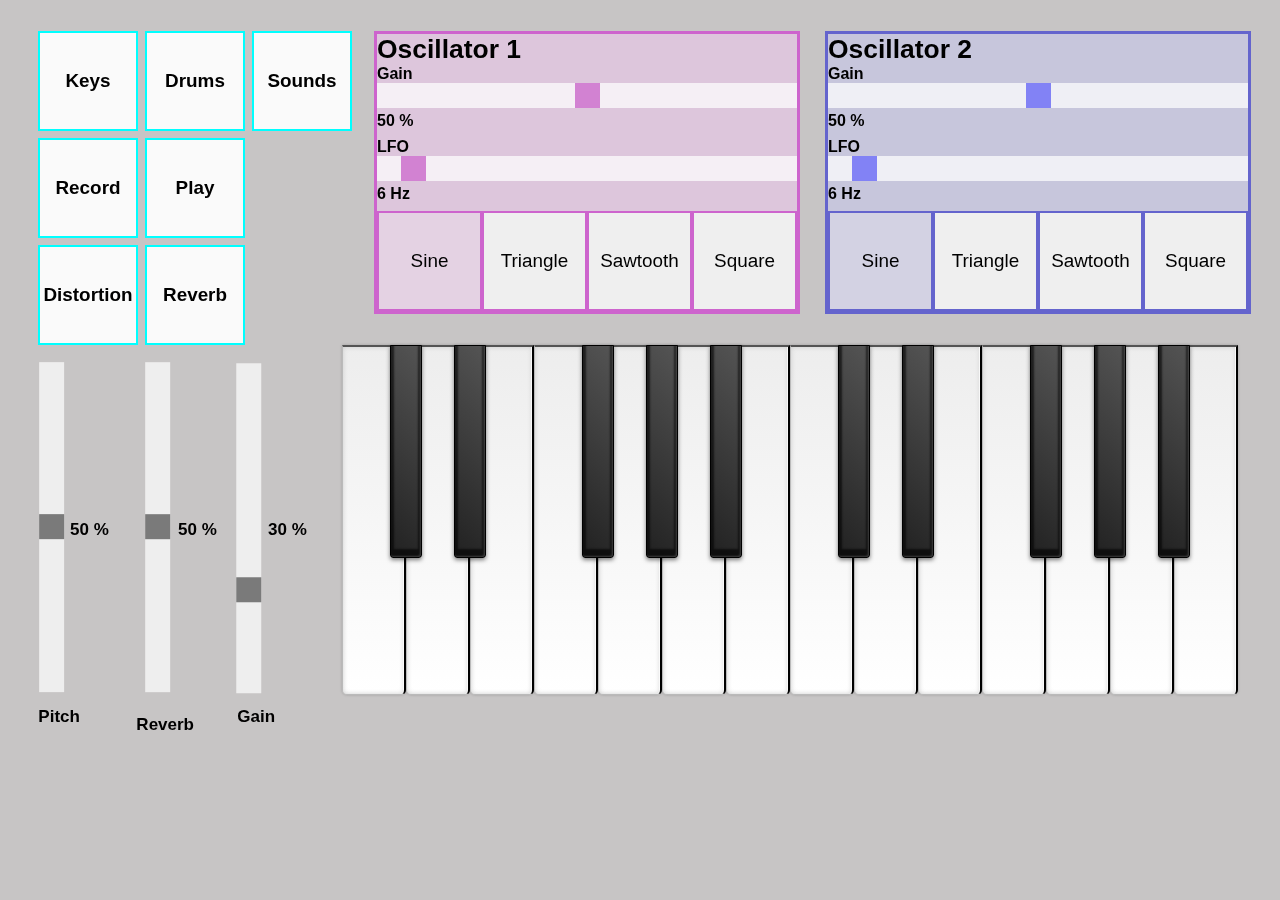
<file: html js/index.html>
<!DOCTYPE html>
<html>
    <head>
        <link rel="stylesheet" type="text/css" href="style.css">
        <title>Synthesizer</title>
    </head>

    <body>
        <div class="keyboardContainer">
            <div class="keyboard">
                <button name="C" id="C" class="key white" octave="4"></button>
                <button name="C#" id="C#" class="key black" octave="4"></button>
                <button name="D" id="D" class="key white offset" octave="4"></button>
                <button name="D#" id="D#" class="key black" octave="4"></button>
                <button name="E" id="E" class="key white offset" octave="4"></button> 
                <button name="F" id="F" class="key white" octave="4"></button>
                <button name="F#" id="F#" class="key black" octave="4"></button>
                <button name="G" id="G" class="key white offset" octave="4"></button>
                <button name="G#" id="G#" class="key black" octave="4"></button>
                <button name="A" id="A" class="key white offset" octave="4"></button>
                <button name="A#" id="A#" class="key black" octave="4"></button>
                <button name="B" id="B" class="key white offset" octave="4"></button>

                <button name="C" id="C1" class="key white" octave="5"></button>
                <button name="C#" id="C1#" class="key black" octave="5"></button>
                <button name="D" id="D1" class="key white offset" octave="5"></button>
                <button name="D#" id="D1#" class="key black" octave="5"></button>
                <button name="E" id="E1" class="key white offset" octave="5"></button> 
                <button name="F" id="F1" class="key white" octave="5"></button>
                <button name="F#" id="F1#" class="key black" octave="5"></button>
                <button name="G" id="G1" class="key white offset" octave="5"></button>
                <button name="G#" id="G1#" class="key black" octave="5"></button>
                <button name="A" id="A1" class="key white offset" octave="5"></button>
                <button name="A#" id="A1#" class="key black" octave="5"></button>
                <button name="B" id="B1" class="key white offset" octave="5"></button>
                
            </div>
        </div>

        <div class="osc1">Oscillator 1
            <div id="gainContainer"> Gain
                <input type="range" min="0.0" max="1.0" step="0.01" value="0.5" class="slider" id="gainSlider">
                <span id="gainOutput">50 %</span>
            </div>
            <div id="lfoContainer"> LFO
                <input type="range" min="0" max="100" value="6" class="slider" id="lfoSlider">
                <span id="lfoOutput">6 Hz</span>
            </div>
            <div id="waveformContainer"> 
                <button class="waveform active" id="sine" name="sine">Sine</button>
                <button class="waveform" id="triangle" name="triangle">Triangle</button>
                <button class="waveform" id="sawtooth" name="sawtooth">Sawtooth</button>
                <button class="waveform" id="square" name="square">Square</button>
            </div>
        </div>
        <div class="osc2"> Oscillator 2
            <div id="gainContainer"> Gain
                <input type="range" min="0.0" max="1.0" step="0.01" value="0.5" class="slider" id="gainSlider2">
                <span id="gainOutput2">50 %</span>
            </div>
            <div id="lfoContainer"> LFO
                <input type="range" min="0.0" max="100" value="6" class="slider" id="lfoSlider2">
                <span id="lfoOutput2">6 Hz</span>
            </div>
            <div id="waveformContainer">
                <button class="waveform2 active" id="sine2" name="sine">Sine</button>
                <button class="waveform2" id="triangle2" name="triangle">Triangle</button>
                <button class="waveform2" id="sawtooth2" name="sawtooth">Sawtooth</button>
                <button class="waveform2" id="square2" name="square">Square</button>
            </div>
        </div>
        <div class="pitch"> 
            <div id="name">Pitch</div> 
            <input type="range" min="0.0" max="1.0" step="0.01" value="0.5" class="slider" id="pitchSlider">
        </div>
        <span id="pitchOutput">50 %</span>

        <div class="reverbfader"> 
            <div id="name">Reverb</div> 
            <input type="range" min="0.0" max="1.0" step="0.01" value="0.5" class="slider" id="reverbSlider">
        </div>    
        <span id="reverbfaderOutput">50 %</span>

        <div class="mainGain"> 
            <div id="name">Gain</div> 
            <input type="range" min="0.0" max="1.0" step="0.01" value="0.3" class="slider" id="mainGainSlider">
        </div> 
        <span id="mainGainOutput">30 %</span>
        <div class="ButtonContainer"> 
            <div id="modiButtonContainer">
                <button class="modiButton" id="Keys">Keys</button>
                <button class="modiButton" id="Drums">Drums</button>
                <button class="modiButton" id="Sounds">Sounds</button>
            </div>
            <div id="recordPlayContainer">
                <button class="recordPlay" id="Record">Record</button>
                <button class="recordPlay" id="Play">Play</button>
            </div>
            <div id="distortionReverbContainer">
                <button class="distortionReverb" id="Distortion">Distortion</button>
                <button class="distortionReverb" id="Reverb">Reverb</button>
            </div>
        </div>   
        <script src="reverb.js"></script>
        <script src="synthesizer.js"></script>
        <script src="distortion.js"></script>
        <script src="midi.js"></script>
    </body>
</html>
</file>
<file: html js/style.css>
*{
  margin: 0;
  padding: 0;
  font-family: Helvetica;
  -webkit-appearance: none;
  appearance: none;
  -webkit-transition: .2s;
  transition: opacity .2s;
}

html, body {
    height: 100%;
    background: #c7c5c5;
}

:root {
    --keyboard: hsl(222, 67%, 33%);
    --keyboard-shadow: rgb(23, 49, 110);
    --keyboard-border: rgb(17, 36, 81);
    --black-10: hsla(0, 0%, 0%, 0.1);
    --black-20: hsla(0, 0%, 0%, 0.2);
    --black-30: hsla(0, 0%, 0%, 0.3);
    --black-50: hsla(0, 0%, 0%, 0.5);
    --black-60: hsla(0, 0%, 0%, 0.6);
    --white-20: hsla(0, 0%, 100%, 0.2);
    --white-50: hsla(0, 0%, 100%, 0.5);
    --white-80: hsla(0, 0%, 100%, 0.8);
  }

.keyboardContainer {
    position: fixed;
    top: 345px;
    left: 342px;
    height: 350px; width: 900px;
}

.white,
.black {
  position: relative;
  float: left;
  display: flex;
  justify-content: center;
  align-items: flex-end;
  padding: 0.5rem 0;
  user-select: none;
  cursor: pointer;
}

.white {
    height: 21.88rem;
    width: 4rem;
    z-index: 1;
    border-left: 1px solid hsl(0, 0%, 73%);
    border-bottom: 1px solid hsl(0, 0%, 73%);
    border-radius: 0 0 5px 5px;
    box-shadow: -1px 0 0 var(--white-80) inset, 0 0 5px hsl(0, 0%, 80%) inset,
      0 0 3px var(--black-20);
    background: linear-gradient(to bottom, hsl(0, 0%, 93%) 0%, white 100%);
    color: var(--black-30);
}

.white.active{
  box-shadow: -1px 0 0 hsl(39, 25%, 65%) inset, 0 0 5px hsl(0, 0%, 80%) inset,
  0 0 3px var(--black-20);
  background: linear-gradient(to bottom, hsl(0, 0%, 93%) 10%, hsl(42, 6%, 59%) 100%);
}


.black {
    height: 13.3rem;
    width: 2rem;
    margin: 0 0 0 -1rem;
    z-index: 2;
    border: 1px solid black;
    border-radius: 0 0 3px 3px;
    box-shadow: -1px -1px 2px var(--white-20) inset,
      0 -5px 2px 3px var(--black-60) inset, 0 2px 4px var(--black-50);
    background: linear-gradient(45deg, hsl(0, 0%, 13%) 0%, hsl(0, 0%, 33%) 100%);
    color: var(--white-50);
}

.black.active {
  box-shadow: -1px -1px 2px var(--white-20) inset,
    0 -5px 2px 3px var(--black-60) inset, 0 2px 4px var(--black-50);
  background: linear-gradient(45deg, hsl(0, 0%, 46%) 0%, hsl(0, 0%, 33%) 100%);
}

.offset {
    margin: 0 0 0 -1rem;
  }

  .osc1 {
    position: fixed;
    top: 31px;
    left: 374px;
    height: auto; width: 420;
    font-size: 0.7cm;
    font-weight: bold;
    border-style: solid;
    border-color: rgb(205,100,205);
    background-color: rgba(255,200,255,0.4);
  }
  .osc2 {
    position: fixed;
    top: 31px;
    left: 825px;
    height: auto; width: 420;
    font-size: 0.7cm;
    font-weight: bold;
    border-style: solid;
    border-color: rgb(100,100,205);
    background-color: rgba(200,200,255,0.4);

  }
  .waveformContainer{
    position: fixed;
    top: 214px;
    left: 825px;
  }  
  .waveform{
    float: left;
    border-style: solid;
    font-size: 0.5cm;
    width: 105px;
    height: 100px;
    text-align: center;
    cursor: pointer;
  }
  
  .waveform:hover, .waveform.active {
    background: rgba(255,255,255,0.2);
  }

  .waveform2{
    float: left;
    border-style: solid;
    font-size: 0.5cm;
    width: 105px;
    height: 100px;
    text-align: center;
    cursor: pointer;
  }
  
  .waveform2:hover, .waveform2.active {
    background: rgba(255,255,255,0.2);
  }
      
  .osc1 button{
    border-color: rgb(205,100,205);
  }
    
  .osc2 button{
    border-color: rgb(100,100,205);
  }

  .osc1 .slider::-webkit-slider-thumb{
    background: #cd64cd;
  }

  .osc2 .slider::-webkit-slider-thumb{
    background: #6464FF;
  }
  
  #gainContainer{
    width: 420px;
    height: 73px;
    font-size: medium;
  }
  #gainContainer input{
    width: 420px;
  }
  #lfoContainer{
    width: 420px;
    height: 73px;
    font-size: medium;
  }
 
  #lfoContainer input{
    width: 420px;
    
  }
  .pitch{
    position: fixed;
    top: 535px;
    left: -134px;
    transform:rotate(-90deg);
    font-weight: bold;
    font-size: 0.45cm;
  }
  #name{
    display: inline-flex;
    transform:rotate(90deg);
  }
  #pitchOutput{
    position: fixed;
    top: 520px;
    left: 70px;
    font-weight: bold;
    font-size: 0.45cm;
  }
  .pitch input{
    width: 330px;
  }
  .reverbfader{
    position: fixed;
    top: 543px;
    left: -36px;
    transform:rotate(-90deg);
    font-weight: bold;
    font-size: 0.45cm;
   
  }
  #reverbfaderOutput{
    position: fixed;
    top: 520px;
    left: 178px;
    font-weight: bold;
    font-size: 0.45cm;
  }
  .reverbfader input{
    width: 330px;
  }
  .mainGain{
    position: fixed;
    top: 535px;
    left: 65px;
    transform:rotate(-90deg);
    font-weight: bold;
    font-size: 0.45cm;
  }
    #mainGainOutput{
    position: fixed;
    top: 520px;
    left: 268px;
    font-weight: bold;
    font-size: 0.45cm;
  }
  .mainGain input{
    width: 330px;
  }
  .slider {
    width: 100%;
    height: 25px;
    background: rgb(255,255,255);
    outline: none;
    opacity: 0.7;
  }
  
  .slider:hover {
    opacity: 1;
  }
  .slider::-webkit-slider-thumb {
    -webkit-appearance: none;
    appearance: none;
    width: 25px;
    height: 25px;
    background: #5a5a5a;
    cursor: pointer;
  }
  .ButtonContainer{
    position: fixed;
    top: 31px;
    left: 31px;
  }
  .modiButton{
    float: left;
    border-style: solid;
    border-color: rgb(0,255,255);
    background-color: rgb(255,255,255,0.9);
    font-size: 0.5cm;
    font-weight: bold;
    width: 100px;
    height: 100px;
    text-align: center;
    margin-left: 7px;
    cursor: pointer;
  }
  
  .modiButton:hover {
    background: rgba(0,255,255,0.4);
  }
  
  .recordPlay{
    float: left;
    border-style: solid;
    border-color: rgb(0,255,255);
    background-color: rgba(255,255,255,0.9);
    font-size: 0.5cm;
    font-weight: bold;
    width: 100px;
    height: 100px;
    text-align: center;
    margin-top: 7px;
    margin-left: 7px;
    cursor: pointer;
  }
  
  .recordPlay:hover {
    background: rgba(0,255,255,0.4);
  }
  
  #distortionReverbContainer{
    position: fixed;
    top: 245px;
    left: 31px;
  }
  .distortionReverb{
    float: left;
    border-style: solid;
    border-color: rgb(0,255,255);
    background-color: rgba(255,255,255,0.9);
    font-size: 0.5cm;
    font-weight: bold;
    width: 100px;
    height: 100px;
    text-align: center;
    margin-left: 7px;
    cursor: pointer;
  }
  
  .distortionReverb:hover, .distortionReverb.active {
    background: rgba(0,255,255,0.4);
  }
</file>
